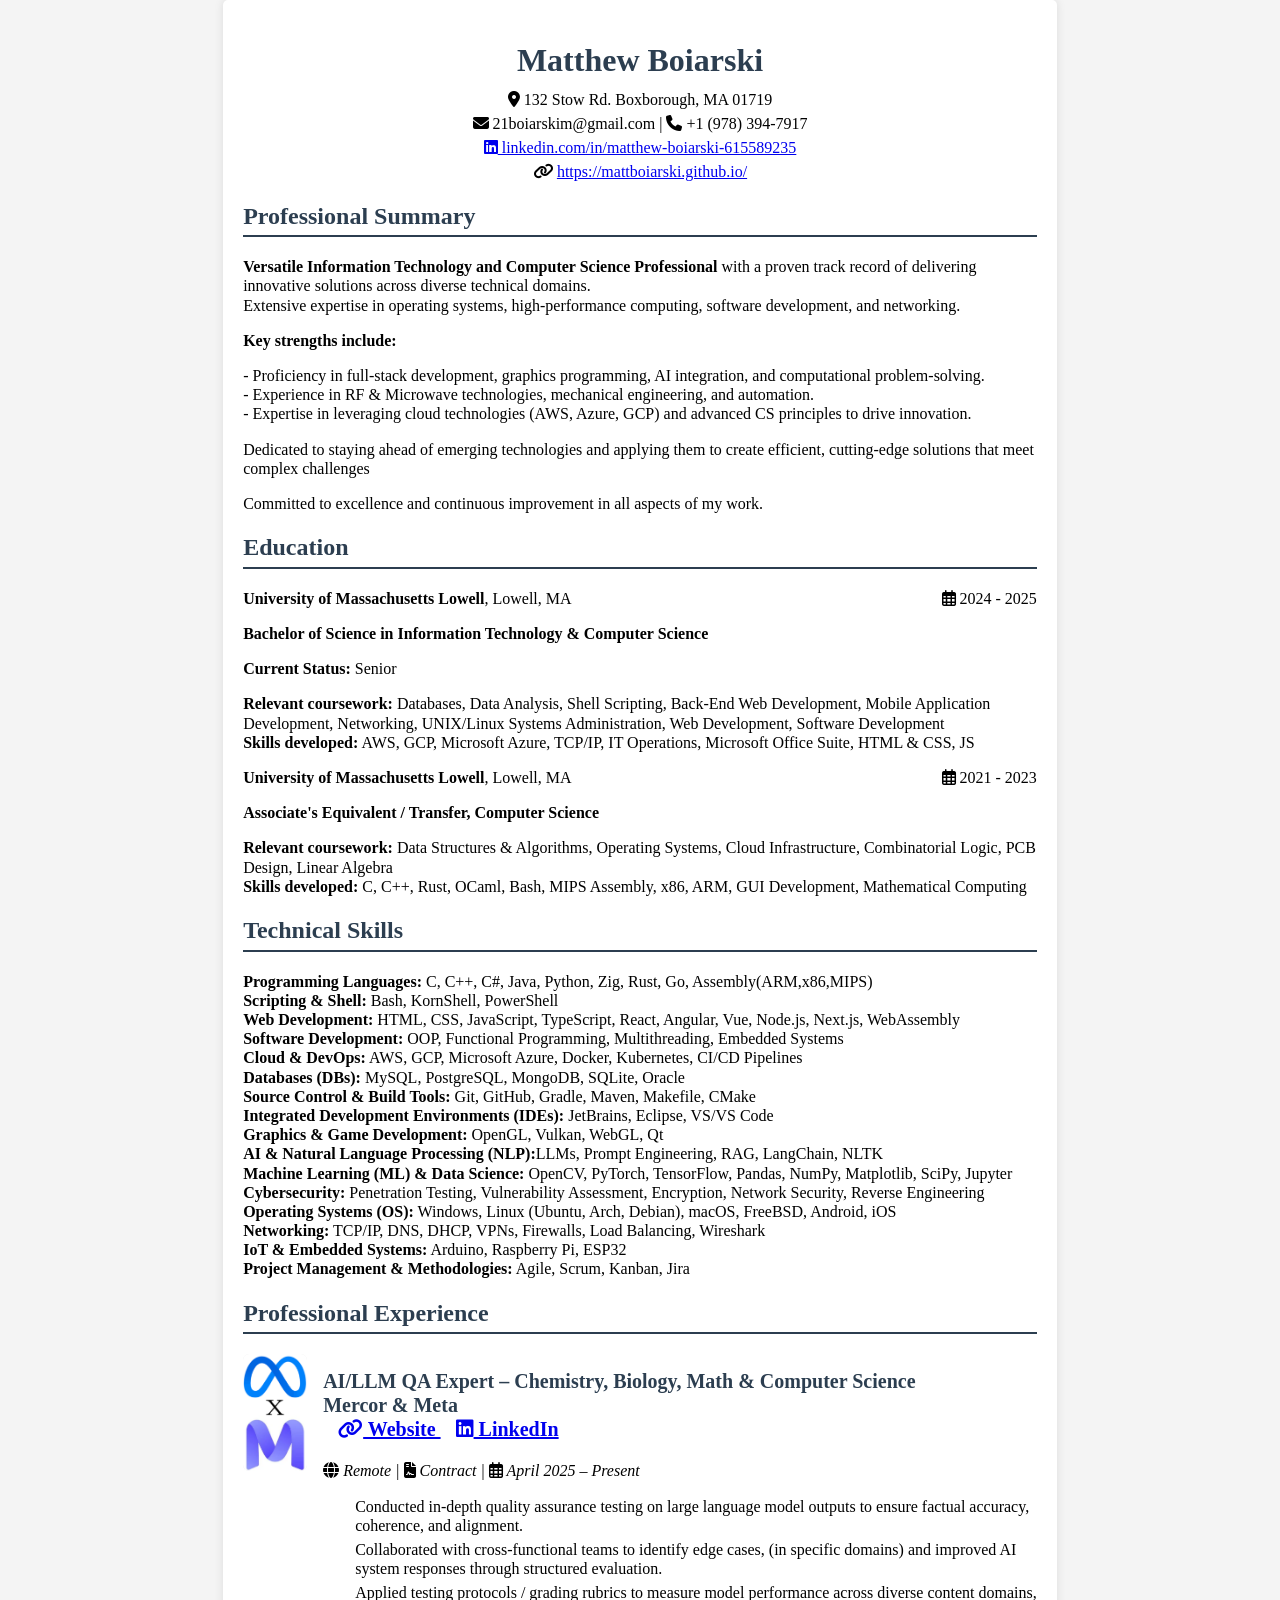
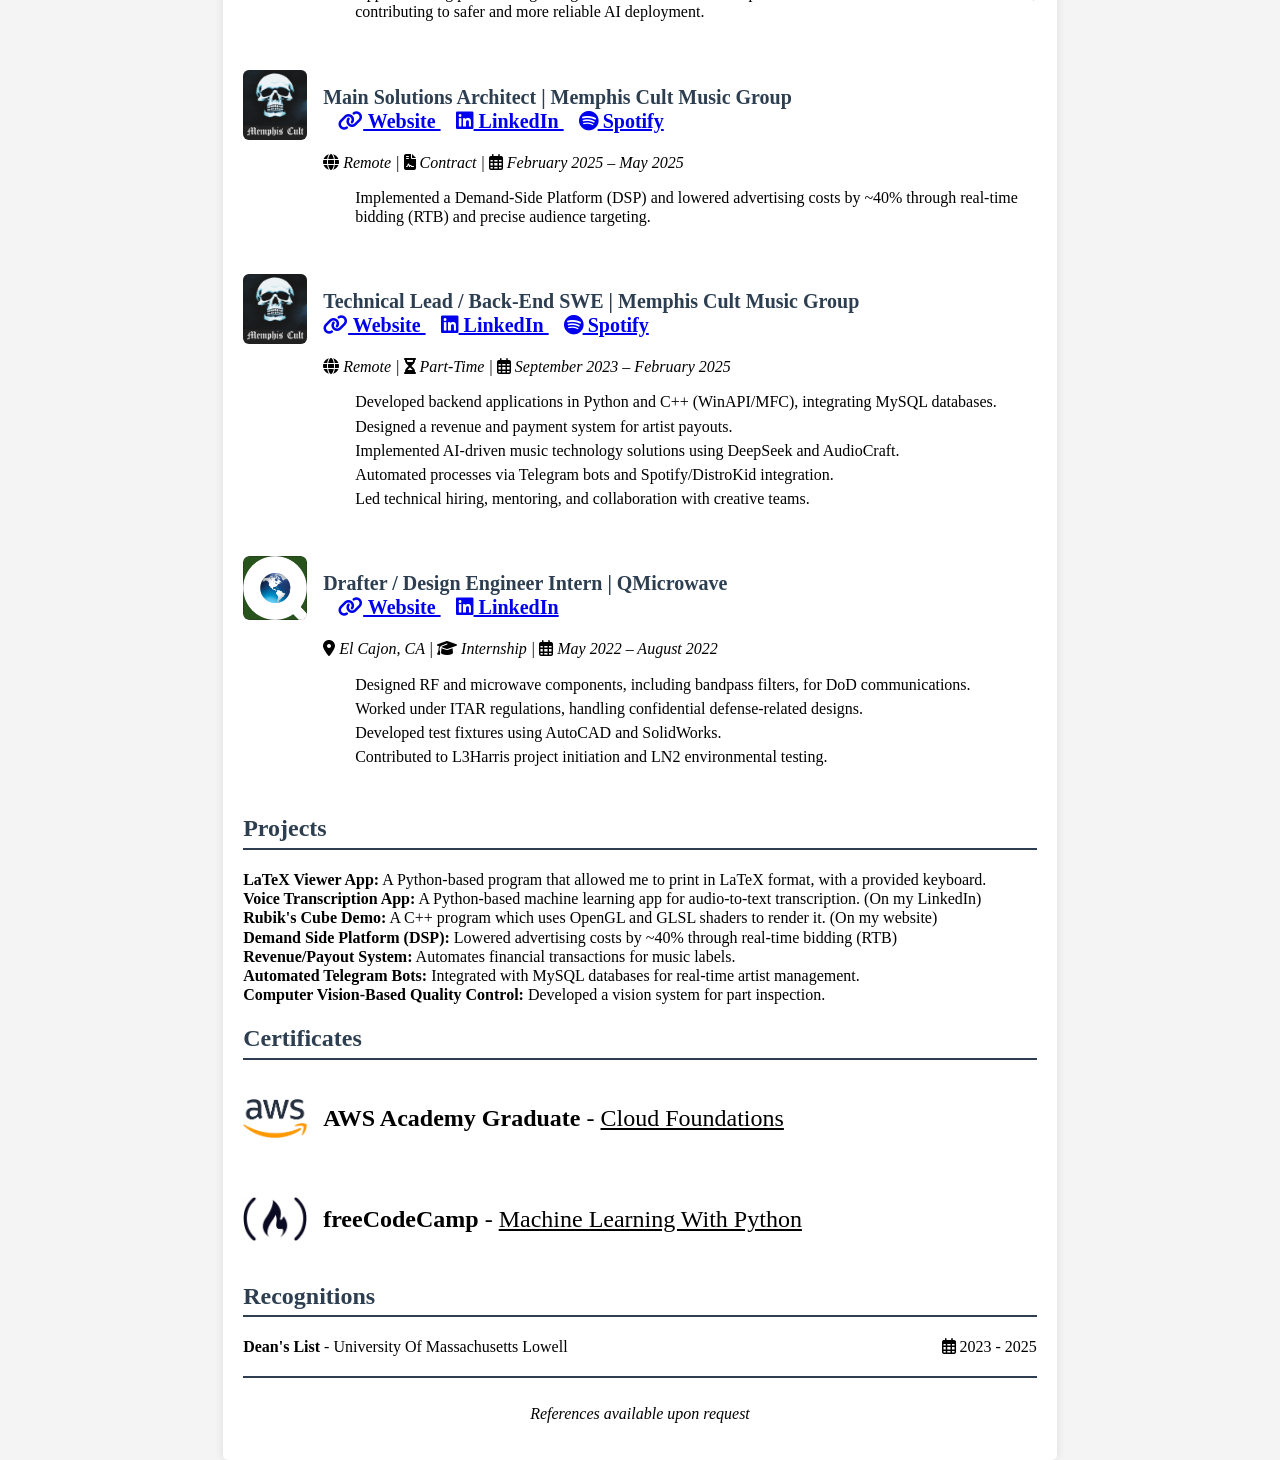
<file: projects/resume_dir/Resume_Matthew_Boiarski_25_site.html>
<!DOCTYPE html>
<html lang="en">
<head>
    <meta charset="utf-8"/>
    <meta name="viewport" content="width=device-width, initial-scale=1.0"/>
    <title>Matthew Boiarski - Resume</title>
    <link rel="stylesheet" href="https://cdnjs.cloudflare.com/ajax/libs/font-awesome/6.5.0/css/all.min.css">
    <link rel="stylesheet" href="./main_site.css">
</head>

<!-- This script simply works as a fallback if logos are not found denoted by <img src="" ...></img> -->
<script>
    document.addEventListener("DOMContentLoaded", function () {
        const fallbackSrc = "logos/logo-fallback.png";

        document.querySelectorAll("img.company-logo").forEach(img => {
            if (!img.getAttribute("src")) {
                img.src = fallbackSrc;
            }
        });

        document.querySelectorAll("img.certificate-logo").forEach(img => {
            if(!img.getAttribute("src")){
                img.src = fallbackSrc;
            }
        });
    });
</script>

<body>
<div class="resume">
    <header>
        <h1>Matthew Boiarski</h1>
        <div class="contact-info">
            <p><i class="fas fa-map-marker-alt"></i> 132 Stow Rd. Boxborough, MA 01719</p>
            <p><i class="fas fa-envelope"></i> 21boiarskim@gmail.com | <i class="fas fa-phone"></i> +1 (978) 394-7917</p>
            <p><a href="https://www.linkedin.com/in/matthew-boiarski-615589235" target="_blank">
                <i class="fab fa-linkedin"></i> linkedin.com/in/matthew-boiarski-615589235</a>
            </p>
            <p>
                <i class="fa fa-link"></i> <a href="https://mattboiarski.github.io/" target="_blank"> https://mattboiarski.github.io/ </a>
            </p>
        </div>
    </header>

    <section>
        <h2>Professional Summary</h2>
        <p><strong>Versatile Information Technology and Computer Science Professional</strong> with a proven track record of delivering innovative solutions across diverse technical domains.
            <br>Extensive expertise in operating systems, high-performance computing, software development, and networking.</p>
        <p><strong>Key strengths include:</strong></p>
        <ul>
            <li> - Proficiency in full-stack development, graphics programming, AI integration, and computational problem-solving.</li>
            <li> - Experience in RF & Microwave technologies, mechanical engineering, and automation.</li>
            <li> - Expertise in leveraging cloud technologies (AWS, Azure, GCP) and advanced CS principles to drive innovation.</li>
        </ul>
        <p>Dedicated to staying ahead of emerging technologies and applying them to create efficient, cutting-edge solutions that meet complex challenges</p>
        <p>Committed to excellence and continuous improvement in all aspects of my work.</p>
    </section>

    <section>
        <h2>Education</h2>

        <div>
            <p>
                <strong>University of Massachusetts Lowell</strong>, Lowell, MA
               <span style="float:right;"><i class="far fa-calendar-alt"></i> 2024 - 2025</span>
            </p>
            <p><strong>Bachelor of Science in Information Technology & Computer Science</strong></p>
            <p><strong>Current Status:</strong> Senior</p>
            <ul>
                <li><strong>Relevant coursework:</strong> Databases, Data Analysis, Shell Scripting, Back-End Web Development, Mobile Application Development, Networking, UNIX/Linux Systems Administration, Web Development, Software Development</li>
                <li><strong>Skills developed:</strong> AWS, GCP, Microsoft Azure, TCP/IP, IT Operations, Microsoft Office Suite, HTML & CSS, JS</li>
            </ul>
        </div>

        <div style="margin-top: 15px;">
            <p>
                <strong>University of Massachusetts Lowell</strong>, Lowell, MA
                <span style="float:right;"><i class="far fa-calendar-alt"></i> 2021 - 2023</span>
            </p>
            <p><strong>Associate's Equivalent / Transfer, Computer Science</strong></p>
            <ul>
                <li><strong>Relevant coursework:</strong> Data Structures & Algorithms, Operating Systems, Cloud Infrastructure, Combinatorial Logic, PCB Design, Linear Algebra</li>
                <li><strong>Skills developed:</strong> C, C++, Rust, OCaml, Bash, MIPS Assembly, x86, ARM, GUI Development, Mathematical Computing</li>
            </ul>
        </div>
    </section>

    <section>
        <h2>Technical Skills</h2>
        <ul>
            <li><strong>Programming Languages:</strong> C, C++, C#, Java, Python, Zig, Rust, Go,  Assembly(ARM,x86,MIPS)</li>
            <li><strong>Scripting & Shell:</strong> Bash, KornShell, PowerShell</li>
            <li><strong>Web Development:</strong> HTML, CSS, JavaScript, TypeScript, React, Angular, Vue, Node.js, Next.js, WebAssembly</li>
            <li><strong>Software Development:</strong> OOP, Functional Programming, Multithreading, Embedded Systems</li>
            <li><strong>Cloud & DevOps:</strong> AWS, GCP, Microsoft Azure, Docker, Kubernetes, CI/CD Pipelines</li>
            <li><strong>Databases (DBs):</strong> MySQL, PostgreSQL, MongoDB, SQLite, Oracle</li>
            <li><strong>Source Control & Build Tools:</strong> Git, GitHub, Gradle, Maven, Makefile, CMake</li>
            <li><strong>Integrated Development Environments (IDEs):</strong> JetBrains, Eclipse, VS/VS Code</li>
            <li><strong>Graphics & Game Development:</strong> OpenGL, Vulkan, WebGL, Qt</li>
            <li><strong>AI & Natural Language Processing (NLP):</strong>LLMs, Prompt Engineering, RAG, LangChain, NLTK</li>
            <li><strong>Machine Learning (ML) & Data Science:</strong> OpenCV, PyTorch, TensorFlow, Pandas, NumPy, Matplotlib, SciPy, Jupyter</li>
            <li><strong>Cybersecurity:</strong> Penetration Testing, Vulnerability Assessment, Encryption, Network Security, Reverse Engineering</li>
            <li><strong>Operating Systems (OS):</strong> Windows, Linux (Ubuntu, Arch, Debian), macOS, FreeBSD, Android, iOS</li>
            <li><strong>Networking:</strong> TCP/IP, DNS, DHCP, VPNs, Firewalls, Load Balancing, Wireshark</li>
            <li><strong>IoT & Embedded Systems:</strong> Arduino, Raspberry Pi, ESP32</li>
            <li><strong>Project Management & Methodologies:</strong> Agile, Scrum, Kanban, Jira</li>
        </ul>
    </section>

    <section>
        <h2>Professional Experience</h2>

        <div class="job-entry">
            <img src="logos/Meta_x_Mercor.png" class="company-logo" alt="MetaXMercor">
            <div>
                <h3>
                    AI/LLM QA Expert – Chemistry, Biology, Math & Computer Science <br> Mercor & Meta<br>
                    &nbsp;&nbsp;
                    <a href="https://mercor.com/" target="_blank" rel="noopener noreferrer">
                        <i class="fa-solid fa-link"></i> Website
                    </a>
                    &nbsp;&nbsp;
                    <a href="https://www.linkedin.com/company/mercor-intelligence/" target="_blank" rel="noopener noreferrer">
                        <i class="fab fa-linkedin"></i> LinkedIn
                    </a>

                </h3>
                <p><em><i class="fas fa-globe"></i> Remote | <i class="fas fa-file-contract"></i> Contract | <i class="far fa-calendar-alt"></i> April 2025 – Present</em></p>
                <ul>
                    <li>Conducted in-depth quality assurance testing on large language model outputs to ensure factual accuracy, coherence, and alignment.</li>
                    <li>Collaborated with cross-functional teams to identify edge cases, (in specific domains) and improved AI system responses through structured evaluation.</li>
                    <li>Applied testing protocols / grading rubrics to measure model performance across diverse content domains, contributing to safer and more reliable AI deployment.</li>
                </ul>
            </div>
        </div>

        <div class="job-entry">
            <img src="logos/Memphis%20Cult.png" class="company-logo" alt="Memphis Cult Music Group Logo">
            <div>
                <h3>
                    Main Solutions Architect | Memphis Cult Music Group<br>
                    &nbsp;&nbsp;
                    <a href="https://memphiscult.com" target="_blank" rel="noopener noreferrer">
                        <i class="fa-solid fa-link"></i> Website
                    </a>
                    &nbsp;&nbsp;
                    <a href="https://www.linkedin.com/company/memphiscultmusicgroup/" target="_blank" rel="noopener noreferrer">
                        <i class="fab fa-linkedin"></i> LinkedIn
                    </a>
                    &nbsp;&nbsp;
                    <a href="https://open.spotify.com/artist/6n9sdNb7mWvVmARDT6ujnJ" target="_blank" rel="noopener noreferrer">
                        <i class="fa-brands fa-spotify"></i> Spotify
                    </a>
                </h3>
                <p><em><i class="fas fa-globe"></i> Remote | <i class="fas fa-file-contract"></i> Contract | <i class="far fa-calendar-alt"></i> February 2025 – May 2025</em></p>
                <ul>
                    <li>Implemented a Demand-Side Platform (DSP) and lowered advertising costs by ~40% through real-time bidding (RTB) and precise audience targeting.</li>
                </ul>
            </div>
        </div>

        <div class="job-entry">
            <img src="logos/Memphis%20Cult.png" class="company-logo" alt="Memphis Cult Music Group Logo">
            <div>
                <h3>
                    Technical Lead / Back-End SWE |
                    Memphis Cult Music Group<br>

                    <a href="https://memphiscult.com" target="_blank" rel="noopener noreferrer">
                        <i class="fa-solid fa-link"></i> Website
                    </a>
                    &nbsp;&nbsp;
                    <a href="https://www.linkedin.com/company/memphiscultmusicgroup/" target="_blank" rel="noopener noreferrer">
                        <i class="fab fa-linkedin"></i> LinkedIn
                    </a>
                    &nbsp;&nbsp;
                    <a href="https://open.spotify.com/artist/6n9sdNb7mWvVmARDT6ujnJ" target="_blank" rel="noopener noreferrer">
                        <i class="fa-brands fa-spotify"></i> Spotify
                    </a>

                </h3>
                <p><em><i class="fas fa-globe"></i> Remote | <i class="fas fa-hourglass-half"></i> Part-Time | <i class="far fa-calendar-alt"></i> September 2023 – February 2025</em></p>
                <ul>
                    <li>Developed backend applications in Python and C++ (WinAPI/MFC), integrating MySQL databases.</li>
                    <li>Designed a revenue and payment system for artist payouts.</li>
                    <li>Implemented AI-driven music technology solutions using DeepSeek and AudioCraft.</li>
                    <li>Automated processes via Telegram bots and Spotify/DistroKid integration.</li>
                    <li>Led technical hiring, mentoring, and collaboration with creative teams.</li>
                </ul>
            </div>
        </div>

        <div class="job-entry">
            <img src="logos/QMicrowave.png" class="company-logo" alt="QMicrowave Logo">
            <div>
                <h3>
                    Drafter / Design Engineer Intern | QMicrowave<br>
                    &nbsp;&nbsp;
                    <a href="https://qmicrowave.com/" target="_blank" rel="noopener noreferrer">
                        <i class="fa-solid fa-link"></i> Website
                    </a>
                    &nbsp;&nbsp;
                    <a href="https://www.linkedin.com/company/q-microwave-inc/posts/?feedView=all" target="_blank" rel="noopener noreferrer">
                        <i class="fab fa-linkedin"></i> LinkedIn
                    </a>
                </h3>
                <p><i class="fas fa-map-marker-alt"></i> <em>El Cajon, CA | <i class="fas fa-graduation-cap"></i> Internship | <i class="far fa-calendar-alt"></i> May 2022 – August 2022</em></p>
                <ul>
                    <li>Designed RF and microwave components, including bandpass filters, for DoD communications.</li>
                    <li>Worked under ITAR regulations, handling confidential defense-related designs.</li>
                    <li>Developed test fixtures using AutoCAD and SolidWorks.</li>
                    <li>Contributed to L3Harris project initiation and LN2 environmental testing.</li>
                </ul>
            </div>
        </div>
    </section>

    <section>
        <h2>Projects</h2>
        <ul>
            <li><strong>LaTeX Viewer App:</strong> A Python-based program that allowed me to print in LaTeX format, with a provided keyboard. </li>
            <li><strong>Voice Transcription App:</strong> A Python-based machine learning app for audio-to-text transcription. (On my LinkedIn)</li>
            <li><strong>Rubik's Cube Demo:</strong> A C++ program which uses OpenGL and GLSL shaders to render it. (On my website)</li>
            <li><strong>Demand Side Platform (DSP):</strong> Lowered advertising costs by ~40% through real-time bidding (RTB)</li>
            <li><strong>Revenue/Payout System:</strong> Automates financial transactions for music labels.</li>
            <li><strong>Automated Telegram Bots:</strong> Integrated with MySQL databases for real-time artist management.</li>
            <li><strong>Computer Vision-Based Quality Control:</strong> Developed a vision system for part inspection.</li>
        </ul>
    </section>
    <section>
        <h2>Certificates</h2>
        <div class="certificate-entry">
            <img src="logos/AWS.png" class="certificate-logo" alt="AWS">
            <div>
                <p><strong>AWS Academy Graduate</strong> - <u>Cloud Foundations</u></p>
            </div>
        </div>

        <div class="certificate-entry">
            <img src="logos/FCC.png" class="certificate-logo" alt="FCC">
            <div>
                <p><strong>freeCodeCamp</strong> - <u>Machine Learning With Python</u></p>
            </div>
        </div>
    </section>

    <section>
        <h2>Recognitions</h2>
        <span style="float:right;"><i class="far fa-calendar-alt"></i> 2023 - 2025</span>
        <ul>
            <li><strong>Dean's List</strong> - University Of Massachusetts Lowell</li>
        </ul>
    </section>
    <footer>
        <p>
            <em>References available upon request</em>
        </p>
    </footer>
</div>
</body>
</html>
</file>
<file: projects/resume_dir/main_site.css>
@page {
    size: A4;
    margin: 20mm;
}
body {
    font-family: "Times New Roman", sans-serif;
    line-height: 1.2;
    margin: 0;
    padding: 0;
    background-color: #f4f4f4;
}
.resume {
    background: #fff;
    padding: 20px;
    border-radius: 5px;
    box-shadow: 0 0 10px rgba(0, 0, 0, 0.1);
    max-width: 210mm;
    margin: auto;
}
h1, h2, h3 {
    color: #2c3e50;
}
h1 {
    font-size: 32px;
    margin-bottom: 10px;
    text-align: center;
}
h2 {
    font-size: 24px;
    margin-top: 20px;
    border-bottom: 2px solid #2c3e50;
    padding-bottom: 5px;
}
h3 {
    font-size: 20px;
    margin-top: 15px;
}

/*
p {
    font-size: 16px;
}
*/

.contact-info {
    text-align: center;
    margin-bottom: 20px;
}
.contact-info p {
    margin: 5px 0;
}

/* Job Entries */
.job-entry {
    display: flex;
    align-items: flex-start;
    margin-bottom: 2rem;
}

.job-entry img.company-logo {
    width: 64px;
    height: auto;
    object-fit: contain;
    margin-right: 1rem;
    border-radius: 6px;
    background-color: #f0f0f0;
}

ul {
    list-style-type: none;
    padding: 0;
}

.job-entry ul li {
    padding-left: 2em;
    position: relative;
    margin: 5px 0;
    font-size: 1rem;
}

.job-entry ul li::before {
    /*content: "\f058"; /* fa-check-circle */
    /*font-family: "Font Awesome 6 Free";*/
    font-weight: 900;
    position: absolute;
    left: 0;
    top: 0.1em;
    color: #10b981; /* Optional: green tone */
    font-size: 1.1em;
}

/* Certificates */
.certificate-entry {
    display: flex;
    align-items: center;
    margin-bottom: 1.5rem;
}

.certificate-entry p { font-size: 24px; }

.certificate-logo {
    width: 64px;
    height: auto;
    object-fit: contain;
    margin-right: 1rem;
    border-radius: 6px;
    background-color: #f0f0f0;
}


footer {
    text-align: center;
    border-top: 2px solid #2c3e50;
    margin-top: 20px;
    padding-top: 10px;
}
</file>
